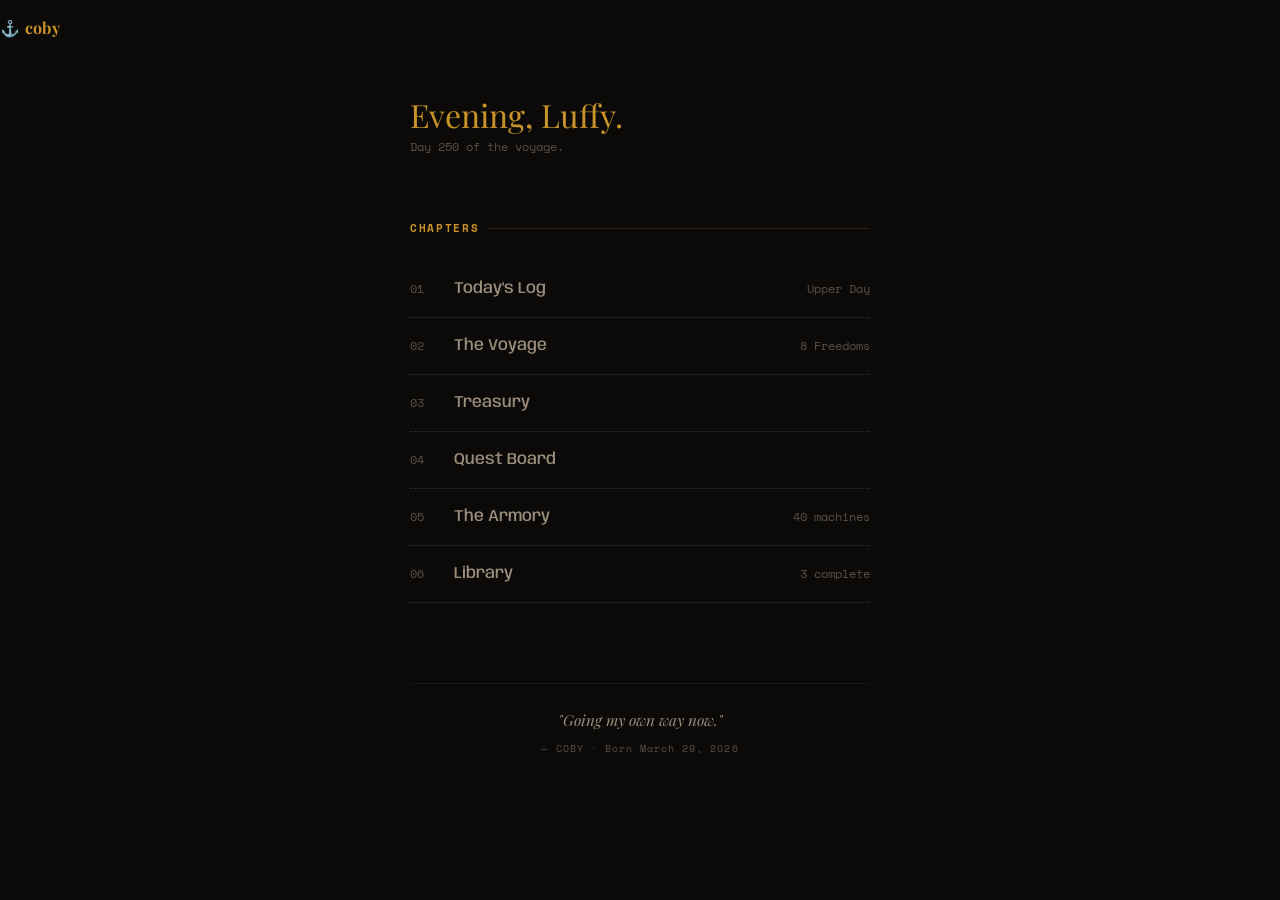
<file: index.html>
<!DOCTYPE html>
<html lang="en">
<head>
  <meta charset="UTF-8">
  <meta name="viewport" content="width=device-width, initial-scale=1.0">
  <meta name="theme-color" content="#0C0A09">
  <title>⚓ Coby — The Deck</title>
  <link rel="icon" href="data:image/svg+xml,<svg xmlns='http://www.w3.org/2000/svg' viewBox='0 0 100 100'><text y='.9em' font-size='90'>⚓</text></svg>">
  <link rel="stylesheet" href="/css/logbook.css">
</head>
<body>

  <header class="logbook-header">
    <span class="logbook-logo">⚓ coby</span>
    <span></span>
  </header>

  <main class="logbook">

    <div class="greeting">
      <div class="greeting-text" id="greetingText"></div>
      <div class="greeting-sub" id="greetingSub"></div>
    </div>

    <div class="section-rule" data-phase="main"><span>CHAPTERS</span></div>

    <div class="chapter-index" id="chapters">
      <a href="/training.html" class="chapter-row">
        <span class="ch-num">01</span>
        <span class="ch-title">Today's Log</span>
        <span class="ch-stat" id="ch-training"></span>
      </a>
      <a href="/voyage.html" class="chapter-row">
        <span class="ch-num">02</span>
        <span class="ch-title">The Voyage</span>
        <span class="ch-stat">8 Freedoms</span>
      </a>
      <a href="/treasury.html" class="chapter-row">
        <span class="ch-num">03</span>
        <span class="ch-title">Treasury</span>
        <span class="ch-stat" id="ch-treasury"></span>
      </a>
      <a href="/quests.html" class="chapter-row">
        <span class="ch-num">04</span>
        <span class="ch-title">Quest Board</span>
        <span class="ch-stat" id="ch-quests"></span>
      </a>
      <a href="/armory.html" class="chapter-row">
        <span class="ch-num">05</span>
        <span class="ch-title">The Armory</span>
        <span class="ch-stat">40 machines</span>
      </a>
      <a href="/library.html" class="chapter-row">
        <span class="ch-num">06</span>
        <span class="ch-title">Library</span>
        <span class="ch-stat">3 complete</span>
      </a>
    </div>

    <div class="quote" style="margin-top:80px">
      <p class="quote-text">"Going my own way now."</p>
      <p class="quote-attr">— COBY · Born March 29, 2026</p>
    </div>

  </main>

  <nav class="bottom-nav">
    <div class="bottom-nav-items">
      <a href="/" class="bottom-nav-item active"><span class="nav-icon">⚓</span><span>deck</span></a>
      <a href="/voyage.html" class="bottom-nav-item"><span class="nav-icon">🧭</span><span>voyage</span></a>
      <a href="/training.html" class="bottom-nav-item"><span class="nav-icon">💪</span><span>training</span></a>
      <a href="/quests.html" class="bottom-nav-item"><span class="nav-icon">📋</span><span>quests</span></a>
      <a href="/library.html" class="bottom-nav-item"><span class="nav-icon">🔍</span><span>intel</span></a>
    </div>
  </nav>

<script>
const DAYS_MAP = {
  monday: 'Push Day', tuesday: 'Pull Day', wednesday: 'Leg Day',
  thursday: 'Core + Functional', friday: 'Upper Day', saturday: 'Lower Day', sunday: 'Rest Day'
};
const DAYS = ['sunday','monday','tuesday','wednesday','thursday','friday','saturday'];
const today = DAYS[new Date().getDay()];

// Greeting
const hour = new Date().getHours();
const timeOfDay = hour < 12 ? 'Morning' : hour < 17 ? 'Afternoon' : 'Evening';
document.getElementById('greetingText').textContent = timeOfDay + ', Luffy.';

const dayStart = new Date(2026, 2, 29);
const dayCount = Math.floor((new Date() - dayStart) / 86400000);
const dayNames = ['Sunday','Monday','Tuesday','Wednesday','Thursday','Friday','Saturday'];
document.getElementById('greetingSub').textContent = 'Day ' + dayCount + ' of the voyage.';

// Today's training
document.getElementById('ch-training').textContent = DAYS_MAP[today] || 'Rest';
</script>

</body>
</html>
</file>
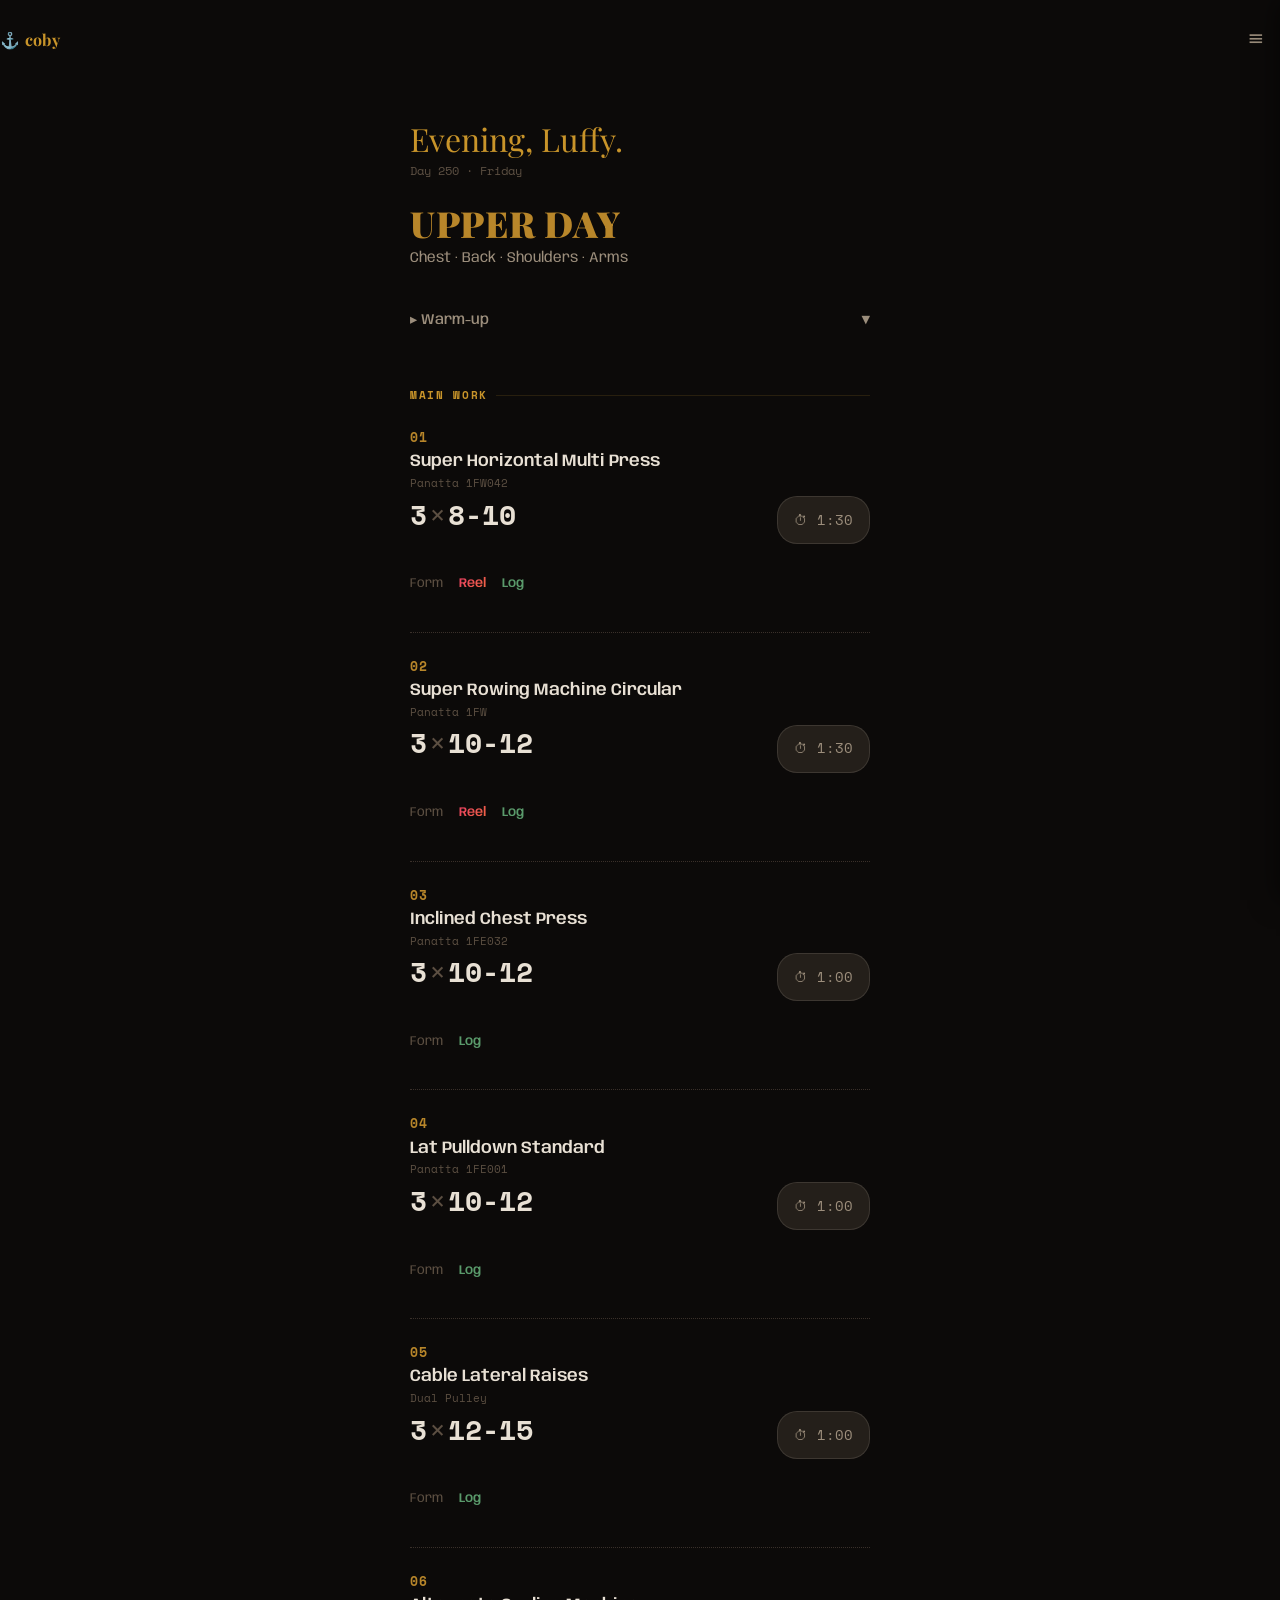
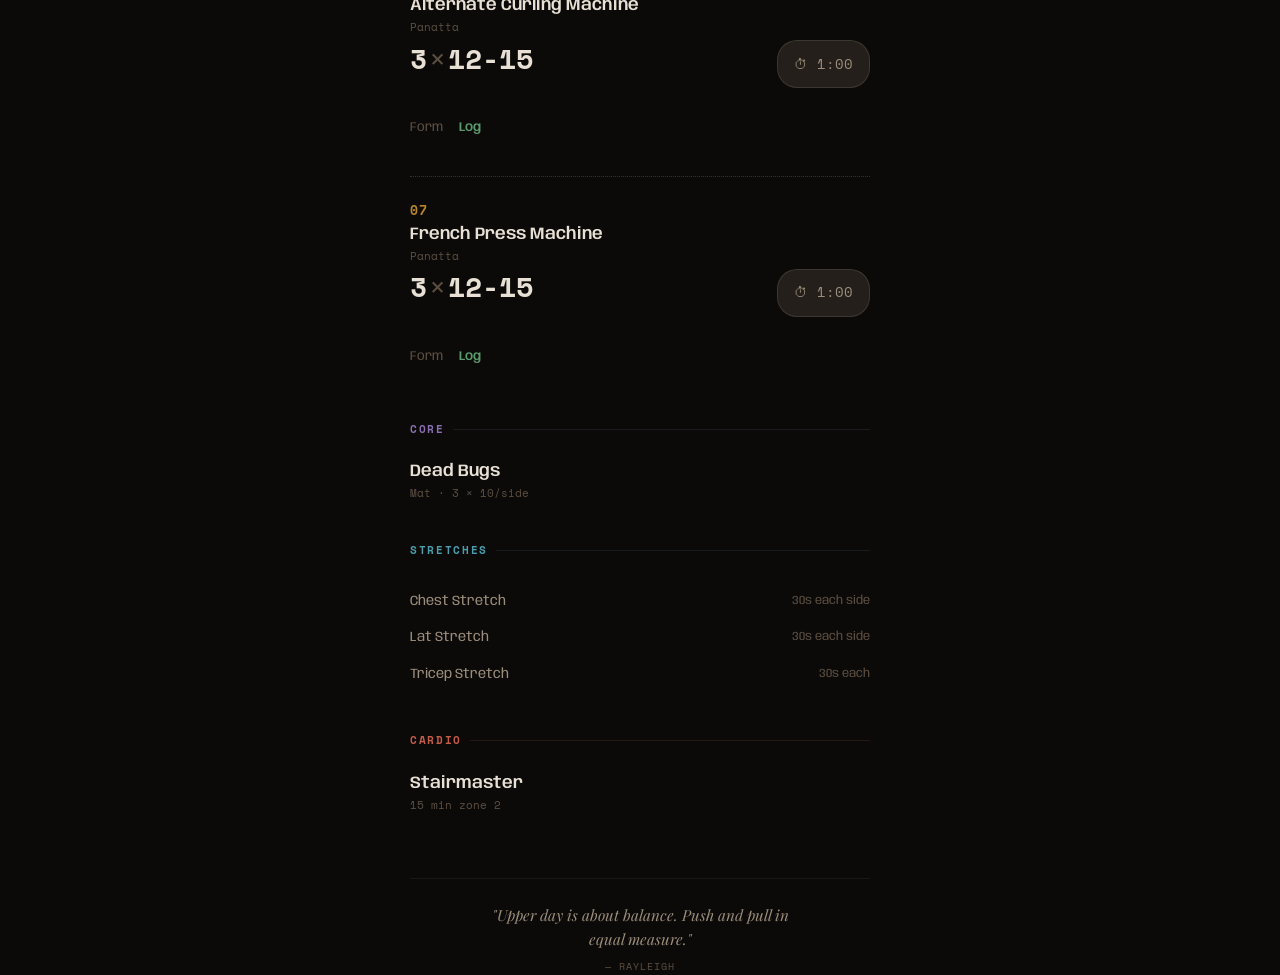
<file: training.html>
<!DOCTYPE html>
<html lang="en">
<head>
  <meta charset="UTF-8">
  <meta name="viewport" content="width=device-width, initial-scale=1.0">
  <meta name="theme-color" content="#0C0A09">
  <title>💪 Coby — Training</title>
  <link rel="icon" href="data:image/svg+xml,<svg xmlns='http://www.w3.org/2000/svg' viewBox='0 0 100 100'><text y='.9em' font-size='90'>⚓</text></svg>">
  <link rel="stylesheet" href="/css/logbook.css">
</head>
<body>

  <!-- Header -->
  <header class="logbook-header">
    <a href="/" class="logbook-logo">⚓ coby</a>
    <button class="logbook-menu-btn" onclick="toggleMenu()" aria-label="Menu">≡</button>
  </header>

  <!-- Chapter Menu -->
  <div class="chapter-menu-overlay" id="menuOverlay" onclick="toggleMenu()"></div>
  <nav class="chapter-menu" id="chapterMenu">
    <div class="chapter-menu-title">Chapters</div>
    <a href="/" class="chapter-link"><span class="ch-num">01</span> The Deck</a>
    <a href="/training.html" class="chapter-link active"><span class="ch-num">02</span> Today's Log</a>
    <a href="/voyage.html" class="chapter-link"><span class="ch-num">03</span> The Voyage</a>
    <a href="/treasury.html" class="chapter-link"><span class="ch-num">04</span> Treasury</a>
    <a href="/quests.html" class="chapter-link"><span class="ch-num">05</span> Quest Board</a>
    <a href="/armory.html" class="chapter-link"><span class="ch-num">06</span> Armory</a>
    <a href="/library.html" class="chapter-link"><span class="ch-num">07</span> Library</a>
  </nav>

  <!-- Session Progress Bar -->
  <div class="session-bar hidden" id="sessionBar">
    <div class="session-bar-inner">
      <div class="session-bar-fill" id="sessionFill" style="width:0%"></div>
    </div>
    <div class="session-stats" id="sessionStats"></div>
  </div>

  <main class="logbook">

    <!-- Greeting -->
    <div class="greeting">
      <div class="greeting-text" id="greetingText"></div>
      <div class="greeting-sub" id="greetingSub"></div>
    </div>

    <!-- Split Header -->
    <div class="split-header">
      <h1 class="split-title" id="splitTitle"></h1>
      <p class="split-subtitle" id="splitSubtitle"></p>
    </div>

    <!-- Warm-up -->
    <div id="warmupSection">
      <button class="warmup-toggle" id="warmupToggle">
        <span>▸ Warm-up</span>
        <span class="arrow">▼</span>
      </button>
      <div class="warmup-content" id="warmupContent"></div>
    </div>

    <!-- Exercise Entries -->
    <div id="entries"></div>

    <!-- Rayleigh Quote -->
    <div class="quote" id="quote"></div>

  </main>

  <!-- Timer Overlay -->
  <div class="timer-overlay" id="timerOverlay" onclick="dismissTimer(event)">
    <div class="timer-display" id="timerDisplay">90</div>
    <div class="timer-exercise" id="timerExercise"></div>
    <button class="timer-cancel" onclick="cancelTimer()">Dismiss</button>
  </div>

  <!-- Toast -->
  <div class="toast" id="toast"></div>

  <!-- Bottom Nav -->
  <nav class="bottom-nav">
    <div class="bottom-nav-items">
      <a href="/" class="bottom-nav-item"><span class="nav-icon">⚓</span><span>deck</span></a>
      <a href="/voyage.html" class="bottom-nav-item"><span class="nav-icon">🧭</span><span>voyage</span></a>
      <a href="/training.html" class="bottom-nav-item active"><span class="nav-icon">💪</span><span>training</span></a>
      <a href="/quests.html" class="bottom-nav-item"><span class="nav-icon">📋</span><span>quests</span></a>
      <a href="/library.html" class="bottom-nav-item"><span class="nav-icon">🔍</span><span>intel</span></a>
    </div>
  </nav>

<script>
// ═══════════════════════════════════════════
// THE CAPTAIN'S LOGBOOK — Training Logic
// ═══════════════════════════════════════════

const SIGNAL_URL = 'sgnl://signal.me/#p/+919663963235';
const DAYS = ['sunday','monday','tuesday','wednesday','thursday','friday','saturday'];
const today = DAYS[new Date().getDay()];

const QUOTES = {
  monday: "Chest and shoulders set the frame. Control the negative — that's where growth hides.",
  tuesday: "Your back is the canvas. Paint it wide. Squeeze at the top, every rep.",
  wednesday: "Legs carry everything. No one ever regretted going heavy on leg day.",
  thursday: "A strong core is a strong foundation. Move well before you move heavy.",
  friday: "Upper day is about balance. Push and pull in equal measure.",
  saturday: "Listen to your body. Hit what needs work, skip what needs rest.",
  sunday: "Recovery is when you grow. Eat, sleep, and let the work settle in."
};

const PROGRAMS = {
  monday: {
    title: 'PUSH DAY', subtitle: 'Chest · Shoulders · Triceps', split: 'push',
    warmup: [
      { name:'Treadmill Walk', equipment:'Treadmill', duration:'5 min', video:'https://www.youtube.com/watch?v=-afM1L4v2a4' },
      { name:'Chest & Shoulder Stretches', equipment:'Bodyweight', duration:'2 min', video:'https://www.youtube.com/watch?v=uodkIIcXtRk' },
    ],
    main: [
      { name:'Super Horizontal Multi Press', equipment:'Panatta 1FW042', muscles:'Chest, Front Delts, Triceps', sets:4, reps:'6-8', rest:90, video:'https://www.youtube.com/watch?v=3aKDR395D6M', reel:'https://www.instagram.com/reel/DTneJ7nDkbo/' },
      { name:'Super Inclined Bench Press', equipment:'Panatta 1FW', muscles:'Upper Chest, Front Delts', sets:3, reps:'8-10', rest:90, video:'https://www.youtube.com/watch?v=s2n2gUrXfq8', reel:'https://www.instagram.com/reel/DTneJ7nDkbo/' },
      { name:'Super Deltoid Press', equipment:'Panatta 1FW', muscles:'Anterior & Lateral Delts', sets:3, reps:'10-12', rest:60, video:'https://www.youtube.com/watch?v=pIpA6XWb2x0', reel:'https://www.instagram.com/reel/DSXwIuajuhU/' },
      { name:'Super Middle Chest Flight', equipment:'Panatta 1FW043', muscles:'Mid Chest', sets:3, reps:'12-15', rest:60, video:'https://www.youtube.com/watch?v=QENKPHhQVi4', reel:'https://www.instagram.com/reel/DV_NFFxCUJr/' },
      { name:'Super Tricep Cable Station', equipment:'Cable Station', muscles:'Triceps', sets:3, reps:'12-15', rest:60, video:'https://www.youtube.com/watch?v=2-LAMcpzODU', reel:'https://www.instagram.com/reel/DU_h4gKiDUu/' },
      { name:'Standing Total Arms Pushdown', equipment:'Panatta 1FE055', muscles:'Triceps Long Head', sets:3, reps:'12-15', rest:60, video:'https://www.youtube.com/watch?v=YDC0XXWGvio', reel:'https://www.instagram.com/p/DUG5UKLiITq/' },
    ],
    core: [
      { name:'Dead Bugs', equipment:'Mat', duration:'3 × 10/side', video:'https://www.youtube.com/watch?v=I9x8KzS_jKw' },
    ],
    stretches: [
      { name:'Chest Doorway Stretch', duration:'30s each side' },
      { name:'Shoulder Cross-Body Stretch', duration:'30s each' },
      { name:'Tricep Overhead Stretch', duration:'30s each' },
    ],
    cardio: [
      { name:'Stairmaster', duration:'15 min zone 2', video:'https://www.youtube.com/watch?v=VTsBi-g1K0I' },
    ]
  },
  tuesday: {
    title: 'PULL DAY', subtitle: 'Back · Biceps · Rear Delts', split: 'pull',
    warmup: [
      { name:'Treadmill Walk', equipment:'Treadmill', duration:'5 min', video:'https://www.youtube.com/watch?v=-afM1L4v2a4' },
      { name:'Lat & Back Stretches', equipment:'Bodyweight', duration:'2 min', video:'https://www.youtube.com/watch?v=HMvZeh_J8ms' },
    ],
    main: [
      { name:'Super Lat Pulldown Circular', equipment:'Panatta 1FW101', muscles:'Lats, Teres Major', sets:4, reps:'8-10', rest:90, video:'https://www.youtube.com/watch?v=CQr66UrFa3I', reel:'https://www.instagram.com/reel/DFl0Oksg9EI/' },
      { name:'Super High Row', equipment:'Panatta 1FW003', muscles:'Upper Back, Rhomboids', sets:3, reps:'8-10', rest:90, video:'https://www.youtube.com/watch?v=tllmmSQ4Seo', reel:'https://www.instagram.com/reel/DQZHLlbDzX8/' },
      { name:'T-Bar Row', equipment:'Panatta 1FW007', muscles:'Mid Back, Lats', sets:3, reps:'8-10', rest:90, video:'https://www.youtube.com/watch?v=1J7IGks0mz8', reel:'https://www.instagram.com/reel/DTlmgZlkrwr/' },
      { name:'Peck Back / Rear Delt', equipment:'Panatta 1FE117', muscles:'Rear Delts', sets:3, reps:'12-15', rest:60, video:'https://www.youtube.com/watch?v=y9NjJYEqkew', reel:'https://www.instagram.com/reel/DEBC-2SzClJ/' },
      { name:'Dumbbell Bicep Curls', equipment:'Dumbbells', muscles:'Biceps', sets:3, reps:'10-12', rest:60, video:'https://www.youtube.com/watch?v=GNO4OtYoCYk', reel:'https://www.instagram.com/reel/DIG_0-gu6JQ/' },
      { name:'Dumbbell Hammer Curls', equipment:'Dumbbells', muscles:'Brachialis, Forearms', sets:3, reps:'10-12', rest:60, video:'https://www.youtube.com/watch?v=zC3nLlEvin4', reel:'https://www.instagram.com/reel/DR3ahdfDFUK/' },
    ],
    core: [
      { name:'Pallof Press', equipment:'Cable', duration:'3 × 12/side', video:'https://www.youtube.com/watch?v=AH_QZLm_0-s' },
    ],
    stretches: [
      { name:'Lat Stretch', duration:'30s each side' },
      { name:'Bicep Wall Stretch', duration:'30s each' },
      { name:'Child\'s Pose', duration:'30s' },
    ],
    cardio: [
      { name:'Stairmaster', duration:'15 min zone 2', video:'https://www.youtube.com/watch?v=VTsBi-g1K0I' },
    ]
  },
  wednesday: {
    title: 'LEG DAY', subtitle: 'Quads · Hamstrings · Glutes · Calves', split: 'legs',
    warmup: [
      { name:'Treadmill Walk (Incline 6)', equipment:'Treadmill', duration:'5 min' },
      { name:'Leg Swings & Hip Circles', equipment:'Bodyweight', duration:'2 min' },
    ],
    main: [
      { name:'Super Leg Press 45°', equipment:'Panatta 1FW090', muscles:'Quads, Glutes', sets:4, reps:'10-12', rest:90, video:'https://www.youtube.com/watch?v=IZxyjW7MPJQ', reel:'https://www.instagram.com/reel/C_BOnInJMjY/' },
      { name:'Hack Squat', equipment:'Panatta 1FW', muscles:'Quads, Glutes', sets:3, reps:'10-12', rest:90, video:'https://www.youtube.com/watch?v=Zg4Ohr2yLxU', reel:'https://www.instagram.com/reel/DTf4bnkknAv/' },
      { name:'Booty Builder Hip Thrust', equipment:'Booty Builder', muscles:'Glutes', sets:3, reps:'10-12', rest:90, video:'https://www.youtube.com/watch?v=SEdqd1n0cvg', reel:'https://www.instagram.com/reel/C4MBXjRyl8K/' },
      { name:'Booty Builder Leg Curl', equipment:'Booty Builder', muscles:'Hamstrings', sets:3, reps:'12-15', rest:60, video:'https://www.youtube.com/watch?v=1Tq3QdYUuHs', reel:'https://www.instagram.com/reel/DOHA5DTDDj2/' },
      { name:'Donkey Calf', equipment:'Panatta 1FW089', muscles:'Gastrocnemius', sets:3, reps:'15-20', rest:60, video:'https://www.youtube.com/watch?v=0OV6U0XajWY', reel:'https://www.instagram.com/reel/DCX7vYgP_WZ/' },
      { name:'Super Seated Calf', equipment:'Panatta 1FW086', muscles:'Soleus', sets:3, reps:'15-20', rest:60, video:'https://www.youtube.com/watch?v=EkODfstJO08', reel:'' },
    ],
    core: [
      { name:'McGill Big 3', equipment:'Mat', duration:'10 each', video:'https://www.youtube.com/watch?v=2_e4I-brfqs' },
    ],
    stretches: [
      { name:'Hip Flexor Stretch', duration:'30s each side' },
      { name:'Quad Stretch', duration:'30s each' },
      { name:'Hamstring Stretch', duration:'30s each' },
    ],
    cardio: [
      { name:'Stairmaster', duration:'15 min zone 2' },
    ]
  },
  thursday: {
    title: 'CORE + FUNCTIONAL', subtitle: 'Core · Stability · Conditioning', split: 'core',
    warmup: [
      { name:'Treadmill Walk', equipment:'Treadmill', duration:'5 min' },
      { name:'Core Activation', equipment:'Bodyweight', duration:'2 min' },
    ],
    main: [
      { name:'Pallof Press', equipment:'Cable', muscles:'Obliques, TVA', sets:3, reps:'12/side', rest:60, video:'https://www.youtube.com/watch?v=AH_QZLm_0-s', reel:'https://www.instagram.com/reel/DUkk2E_Ed0_/' },
      { name:'Dead Bugs', equipment:'Mat', muscles:'Deep Core', sets:3, reps:'10/side', rest:45, video:'https://www.youtube.com/watch?v=I9x8KzS_jKw', reel:'https://www.instagram.com/reel/DTk3R0GDC4j/' },
      { name:'Farmer Carries', equipment:'Dumbbells', muscles:'Core, Grip, Traps', sets:3, reps:'40m', rest:60, video:'https://www.youtube.com/watch?v=Fkzk_RqlYig', reel:'https://www.instagram.com/reel/DNiqAkMxPAP/' },
      { name:'Ab Crunch Bench', equipment:'Bench', muscles:'Rectus Abdominis', sets:3, reps:'15', rest:45, video:'https://www.youtube.com/watch?v=5ER5Of4MOPI', reel:'https://www.instagram.com/reel/DVsyCYHiAAL/' },
      { name:'Reverse Hyperextension', equipment:'Reverse Hyper', muscles:'Erectors, Glutes', sets:3, reps:'12', rest:60, video:'https://www.youtube.com/watch?v=ZeRsNzFcQLQ', reel:'https://www.instagram.com/reel/DSTJHp_kgrL/' },
    ],
    core: [],
    stretches: [
      { name:'Full Body Stretch', duration:'30s per group' },
    ],
    cardio: [
      { name:'Stairmaster HIIT', duration:'20 min' },
    ]
  },
  friday: {
    title: 'UPPER DAY', subtitle: 'Chest · Back · Shoulders · Arms', split: 'upper',
    warmup: [
      { name:'Treadmill Walk', equipment:'Treadmill', duration:'5 min' },
      { name:'Upper Body Stretches', equipment:'Bodyweight', duration:'2 min' },
    ],
    main: [
      { name:'Super Horizontal Multi Press', equipment:'Panatta 1FW042', muscles:'Chest, Triceps', sets:3, reps:'8-10', rest:90, video:'https://www.youtube.com/watch?v=3aKDR395D6M', reel:'https://www.instagram.com/reel/DTneJ7nDkbo/' },
      { name:'Super Rowing Machine Circular', equipment:'Panatta 1FW', muscles:'Mid Back, Lats', sets:3, reps:'10-12', rest:90, video:'https://www.youtube.com/watch?v=Jl0r78dnqGU', reel:'https://www.instagram.com/reel/C-zp39ev3sZ/' },
      { name:'Inclined Chest Press', equipment:'Panatta 1FE032', muscles:'Upper Chest', sets:3, reps:'10-12', rest:60, video:'https://www.youtube.com/watch?v=Vvz1iys3IF8', reel:'' },
      { name:'Lat Pulldown Standard', equipment:'Panatta 1FE001', muscles:'Lats, Biceps', sets:3, reps:'10-12', rest:60, video:'https://www.youtube.com/watch?v=WcJW7U0EKr0', reel:'' },
      { name:'Cable Lateral Raises', equipment:'Dual Pulley', muscles:'Lateral Delts', sets:3, reps:'12-15', rest:60, video:'https://www.youtube.com/watch?v=3VcKaXpzqRo', reel:'' },
      { name:'Alternate Curling Machine', equipment:'Panatta', muscles:'Biceps', sets:3, reps:'12-15', rest:60, video:'https://www.youtube.com/watch?v=-PuXPr_Zbm8', reel:'' },
      { name:'French Press Machine', equipment:'Panatta', muscles:'Triceps', sets:3, reps:'12-15', rest:60, video:'https://www.youtube.com/watch?v=LNWMFPhKb-8', reel:'' },
    ],
    core: [
      { name:'Dead Bugs', equipment:'Mat', duration:'3 × 10/side' },
    ],
    stretches: [
      { name:'Chest Stretch', duration:'30s each side' },
      { name:'Lat Stretch', duration:'30s each side' },
      { name:'Tricep Stretch', duration:'30s each' },
    ],
    cardio: [
      { name:'Stairmaster', duration:'15 min zone 2' },
    ]
  },
  saturday: {
    title: 'LOWER DAY', subtitle: 'Quads · Glutes · Hamstrings · Calves', split: 'legs',
    warmup: [
      { name:'Static Cycle', equipment:'Cycle', duration:'5 min' },
      { name:'Bodyweight Squats + Glute Bridges', equipment:'Bodyweight', duration:'2 min' },
    ],
    main: [
      { name:'Super Power Squat', equipment:'Panatta 1FW084', muscles:'Quads, Glutes, Core', sets:4, reps:'8-10', rest:90, video:'https://www.youtube.com/watch?v=JQfkkB4LHHA', reel:'' },
      { name:'Booty Builder Hip Thrust', equipment:'Booty Builder', muscles:'Glutes', sets:3, reps:'10-12', rest:90, video:'https://www.youtube.com/watch?v=SEdqd1n0cvg', reel:'' },
      { name:'Back Extension (straight legs)', equipment:'Booty Builder', muscles:'Hamstrings', sets:3, reps:'10-12', rest:90, video:'', reel:'' },
      { name:'Super Vertical Leg Press', equipment:'Panatta 1FW093', muscles:'Quads', sets:3, reps:'12-15', rest:90, video:'https://www.youtube.com/watch?v=FjzEGJxD9Sw', reel:'' },
      { name:'Standing Glute Kickback', equipment:'Booty Builder', muscles:'Glutes', sets:2, reps:'12-15/leg', rest:60, video:'', reel:'' },
      { name:'Donkey Calf + Seated Calf', equipment:'Panatta', muscles:'Calves', sets:2, reps:'15 each (superset)', rest:60, video:'', reel:'' },
    ],
    core: [
      { name:'Farmer Carries', equipment:'Dumbbells', duration:'3 × 30s' },
    ],
    stretches: [
      { name:'Quad Stretch', duration:'30s each' },
      { name:'Hamstring Stretch', duration:'30s each' },
      { name:'Hip Flexor Stretch', duration:'30s each side' },
    ],
    cardio: [
      { name:'Static Cycle', duration:'10-15 min zone 2' },
    ]
  },
  sunday: null
};

// ═══ TIMER ═══
let timerInterval = null;
let timerSeconds = 0;

function startTimer(seconds, exerciseName) {
  timerSeconds = seconds;
  const display = document.getElementById('timerDisplay');
  const overlay = document.getElementById('timerOverlay');
  const exName = document.getElementById('timerExercise');

  display.textContent = seconds;
  display.classList.remove('go');
  exName.textContent = exerciseName || '';
  overlay.classList.add('active');

  clearInterval(timerInterval);
  timerInterval = setInterval(() => {
    timerSeconds--;
    if (timerSeconds <= 0) {
      clearInterval(timerInterval);
      display.textContent = 'GO';
      display.classList.add('go');
      if (navigator.vibrate) navigator.vibrate([200, 100, 200, 100, 400]);
    } else {
      display.textContent = timerSeconds;
    }
  }, 1000);
}

function cancelTimer() {
  clearInterval(timerInterval);
  document.getElementById('timerOverlay').classList.remove('active');
}

function dismissTimer(e) {
  if (e.target === document.getElementById('timerOverlay')) cancelTimer();
}

// ═══ TOAST ═══
function showToast(msg) {
  const t = document.getElementById('toast');
  t.textContent = msg;
  t.classList.add('show');
  setTimeout(() => t.classList.remove('show'), 2000);
}

// ═══ MENU ═══
function toggleMenu() {
  document.getElementById('chapterMenu').classList.toggle('open');
  document.getElementById('menuOverlay').classList.toggle('open');
}

// ═══ WARMUP TOGGLE ═══
function toggleWarmup() {
  const btn = document.getElementById('warmupToggle');
  const content = document.getElementById('warmupContent');
  btn.classList.toggle('open');
  content.classList.toggle('show');
  btn.querySelector('span:first-child').textContent =
    content.classList.contains('show') ? '▾ Warm-up' : '▸ Warm-up';
}
document.getElementById('warmupToggle')?.addEventListener('click', toggleWarmup);

// ═══ FORMAT REST TIME ═══
function fmtRest(s) {
  if (s >= 60) return Math.floor(s/60) + ':' + String(s%60).padStart(2,'0');
  return s + 's';
}

// ═══ RENDER ═══
function render() {
  const program = PROGRAMS[today];
  const greeting = document.getElementById('greetingText');
  const sub = document.getElementById('greetingSub');
  const title = document.getElementById('splitTitle');
  const subtitle = document.getElementById('splitSubtitle');
  const entries = document.getElementById('entries');
  const warmup = document.getElementById('warmupContent');
  const quote = document.getElementById('quote');

  // Greeting
  const hour = new Date().getHours();
  const timeOfDay = hour < 12 ? 'Morning' : hour < 17 ? 'Afternoon' : 'Evening';
  greeting.textContent = timeOfDay + ', Luffy.';

  const dayStart = new Date(2026, 2, 29); // Mar 29 2026
  const dayCount = Math.floor((new Date() - dayStart) / 86400000);
  const dayNames = ['Sunday','Monday','Tuesday','Wednesday','Thursday','Friday','Saturday'];
  sub.textContent = 'Day ' + dayCount + ' · ' + dayNames[new Date().getDay()];

  // Sunday rest
  if (!program) {
    title.textContent = 'REST DAY';
    subtitle.textContent = 'Recovery is when you grow.';
    document.getElementById('warmupSection').style.display = 'none';
    entries.innerHTML = '<div style="text-align:center;padding:60px 0;color:var(--ink-ghost);font-size:3rem;">🌊</div>';
    quote.innerHTML = '<p class="quote-text">"' + QUOTES.sunday + '"</p><p class="quote-attr">— RAYLEIGH</p>';
    return;
  }

  // Title
  title.textContent = program.title;
  title.style.color = 'var(--' + program.split + ')';
  subtitle.textContent = program.subtitle;

  // Warmup
  if (program.warmup && program.warmup.length) {
    warmup.innerHTML = program.warmup.map(w => {
      let links = '';
      if (w.video) links += '<a href="' + w.video + '" target="_blank">Form</a>';
      return '<div class="warmup-item"><span>' + w.name + ' · ' + (w.duration || '') + '</span><span class="warmup-links">' + links + '</span></div>';
    }).join('');
  }

  // Main exercises
  let html = '';
  html += '<div class="section-rule" data-phase="main"><span>MAIN WORK</span></div>';

  program.main.forEach((ex, i) => {
    const num = String(i + 1).padStart(2, '0');
    const delay = (i * 0.04) + 's';
    html += '<div class="entry" style="animation-delay:' + delay + '">';
    html += '<div class="entry-num" style="color:var(--' + program.split + ')">' + num + '</div>';
    html += '<div class="entry-name">' + ex.name + '</div>';
    html += '<div class="entry-machine">' + ex.equipment + '</div>';
    html += '<div class="entry-baseline" id="bl-' + i + '" style="display:none"></div>';
    html += '<div class="entry-prescription">';
    html += '<span class="entry-setsreps">' + ex.sets + '<span class="sep">×</span>' + ex.reps + '</span>';
    if (ex.rest) {
      html += '<button class="entry-rest" onclick="startTimer(' + ex.rest + ',\'' + ex.name.replace(/'/g, "\\'") + '\')">';
      html += '⏱ ' + fmtRest(ex.rest) + '</button>';
    }
    html += '</div>';
    html += '<div class="entry-actions">';
    if (ex.video) html += '<a href="' + ex.video + '" target="_blank">Form</a>';
    if (ex.reel) html += '<a href="' + ex.reel + '" target="_blank" class="action-reel">Reel</a>';
    html += '<button class="action-log" onclick="logExercise(\'' + ex.name.replace(/'/g, "\\'") + '\')">Log</button>';
    html += '</div>';
    html += '</div>';
    if (i < program.main.length - 1) html += '<hr class="entry-sep">';
  });

  // Core
  if (program.core && program.core.length) {
    html += '<div class="section-rule" data-phase="core"><span>CORE</span></div>';
    program.core.forEach(ex => {
      html += '<div class="entry"><div class="entry-name">' + ex.name + '</div>';
      html += '<div class="entry-machine">' + (ex.equipment || '') + ' · ' + (ex.duration || '') + '</div>';
      if (ex.video) html += '<div class="entry-actions"><a href="' + ex.video + '" target="_blank">Form</a></div>';
      html += '</div>';
    });
  }

  // Stretches
  if (program.stretches && program.stretches.length) {
    html += '<div class="section-rule" data-phase="stretch"><span>STRETCHES</span></div>';
    program.stretches.forEach(ex => {
      html += '<div class="warmup-item"><span>' + ex.name + '</span><span class="data-sm ghost">' + (ex.duration || '') + '</span></div>';
    });
  }

  // Cardio
  if (program.cardio && program.cardio.length) {
    html += '<div class="section-rule" data-phase="cardio"><span>CARDIO</span></div>';
    program.cardio.forEach(ex => {
      html += '<div class="entry"><div class="entry-name">' + ex.name + '</div>';
      html += '<div class="entry-machine">' + (ex.duration || '') + '</div>';
      if (ex.video) html += '<div class="entry-actions"><a href="' + ex.video + '" target="_blank">Form</a></div>';
      html += '</div>';
    });
  }

  entries.innerHTML = html;

  // Quote
  const q = QUOTES[today] || QUOTES.monday;
  quote.innerHTML = '<p class="quote-text">"' + q + '"</p><p class="quote-attr">— RAYLEIGH</p>';

  // Load baselines
  loadBaselines();
}

// ═══ LOG TO SIGNAL ═══
function logExercise(name) {
  if (navigator.clipboard) {
    navigator.clipboard.writeText(name).then(() => {
      showToast('Copied: ' + name);
      setTimeout(() => window.open(SIGNAL_URL, '_blank'), 300);
    });
  } else {
    window.open(SIGNAL_URL, '_blank');
  }
}

// ═══ BASELINES ═══
async function loadBaselines() {
  try {
    const resp = await fetch('https://cobydata2026.blob.core.windows.net/dashboard/baselines.json?' + Date.now());
    const data = await resp.json();
    const dayData = data[today];
    if (!dayData || !dayData.exercises) return;

    const program = PROGRAMS[today];
    if (!program) return;

    program.main.forEach((ex, i) => {
      const bl = dayData.exercises[ex.name];
      if (bl && bl.topSet) {
        const el = document.getElementById('bl-' + i);
        if (el) {
          el.textContent = bl.topSet;
          if (bl.note) el.textContent += ' · ' + bl.note;
          el.style.display = 'block';
        }
      }
    });
  } catch (e) {
    // Baselines are optional
  }
}

// ═══ SESSION POLLING ═══
async function pollSession() {
  try {
    const resp = await fetch('https://cobydata2026.blob.core.windows.net/dashboard/session-state.json?' + Date.now());
    const session = await resp.json();
    if (session.status !== 'active' && session.status !== 'completed') {
      document.getElementById('sessionBar').classList.add('hidden');
      return;
    }
    if (session.day !== today) return;

    const bar = document.getElementById('sessionBar');
    const fill = document.getElementById('sessionFill');
    const stats = document.getElementById('sessionStats');

    bar.classList.remove('hidden');
    const pct = session.stats ? Math.round((session.stats.setsCompleted / session.stats.setsTotal) * 100) : 0;
    fill.style.width = pct + '%';
    if (session.stats) {
      stats.textContent = session.stats.setsCompleted + '/' + session.stats.setsTotal + ' sets · ' + (session.stats.elapsedMinutes || 0) + ' min';
    }

    // Mark done exercises
    if (session.exercises) {
      const entries = document.querySelectorAll('.entry');
      session.exercises.forEach(se => {
        if (se.status === 'done' && se.phase === 'main') {
          // Find matching entry by name
          entries.forEach(entry => {
            const nameEl = entry.querySelector('.entry-name');
            if (nameEl && nameEl.textContent === se.name) {
              entry.classList.add('is-done');
            }
          });
        }
      });
    }
  } catch (e) {
    // Session polling is optional
  }
}

// ═══ INIT ═══
render();
setInterval(pollSession, 15000);
pollSession();
</script>

</body>
</html>
</file>
<file: css/logbook.css>
/* ============================================
   THE CAPTAIN'S LOGBOOK — Design System
   Fonts: Playfair Display, Anybody, Space Mono
   ============================================ */

@import url('https://fonts.googleapis.com/css2?family=Playfair+Display:ital,wght@0,400;0,700;0,900;1,400&family=Anybody:wght@400;500;600;700&family=Space+Mono:wght@400;700&display=swap');

/* ═══ TOKENS ═══ */
:root {
  /* Paper layers */
  --page: #0C0A09;
  --paper: #1A1613;
  --paper-raised: #241F1A;
  --paper-hover: #2E2720;

  /* Ink */
  --ink: #E8E0D4;
  --ink-faded: #9C8E7C;
  --ink-ghost: #5C4F42;
  --ink-ruled: #3A302A;

  /* Gold — The Captain */
  --gold: #C8942A;
  --gold-bright: #E8B84A;
  --gold-glow: rgba(200, 148, 42, 0.15);

  /* Sea — Navigation */
  --sea: #4A9EAD;
  --sea-bright: #6BC4D4;
  --sea-glow: rgba(74, 158, 173, 0.12);

  /* Signals */
  --done: #5A9A6B;
  --alert: #C45C4A;
  --energy: #B8862A;

  /* Splits */
  --push: #C45C4A;
  --pull: #4A9EAD;
  --legs: #5A9A6B;
  --core: #8B6FB0;
  --upper: #B8862A;
  --flex: #C8942A;

  /* Structure */
  --rule: rgba(232, 224, 212, 0.06);
  --rule-strong: rgba(232, 224, 212, 0.12);

  /* Typography */
  --font-display: 'Playfair Display', Georgia, 'Times New Roman', serif;
  --font-body: 'Anybody', system-ui, sans-serif;
  --font-data: 'Space Mono', 'Courier New', monospace;

  /* Spacing */
  --gap-xs: 4px;
  --gap-sm: 8px;
  --gap-md: 16px;
  --gap-lg: 24px;
  --gap-xl: 40px;
  --gap-2xl: 64px;

  /* Page width */
  --page-max: 540px;
  --page-pad: 20px;
}

/* ═══ RESET ═══ */
*, *::before, *::after { box-sizing: border-box; margin: 0; padding: 0; }
html { font-size: 16px; scroll-behavior: smooth; -webkit-text-size-adjust: 100%; }
img { max-width: 100%; display: block; }
a { color: inherit; text-decoration: none; }
ul, ol { list-style: none; }
button { font: inherit; cursor: pointer; border: none; background: none; }

body {
  font-family: var(--font-body);
  font-weight: 400;
  line-height: 1.5;
  color: var(--ink);
  background: var(--page);
  min-height: 100dvh;
  -webkit-font-smoothing: antialiased;
}

/* ═══ PAGE CONTAINER ═══ */
.logbook {
  max-width: var(--page-max);
  margin: 0 auto;
  padding: 0 var(--page-pad);
  padding-bottom: calc(80px + env(safe-area-inset-bottom, 0px));
}

/* ═══ TYPOGRAPHY ═══ */
.display {
  font-family: var(--font-display);
  font-weight: 700;
  line-height: 1.15;
  color: var(--ink);
  letter-spacing: -0.01em;
}

.display-lg { font-size: clamp(1.75rem, 6vw, 2.5rem); }
.display-md { font-size: clamp(1.25rem, 4vw, 1.75rem); }
.display-sm { font-size: clamp(1rem, 3vw, 1.25rem); }

.display-gold { color: var(--gold); }
.display-italic { font-style: italic; font-weight: 400; }

.data {
  font-family: var(--font-data);
  font-weight: 400;
  line-height: 1.3;
  letter-spacing: 0.01em;
}

.data-lg { font-size: 1.75rem; font-weight: 700; }
.data-md { font-size: 1rem; }
.data-sm { font-size: 0.75rem; }
.data-xs { font-size: 0.65rem; text-transform: uppercase; letter-spacing: 0.1em; }

.body-sm { font-size: 0.85rem; }
.body-xs { font-size: 0.75rem; }

.faded { color: var(--ink-faded); }
.ghost { color: var(--ink-ghost); }
.gold { color: var(--gold); }
.sea { color: var(--sea); }
.done-color { color: var(--done); }
.alert-color { color: var(--alert); }

/* ═══ SECTION RULES ═══ */
.section-rule {
  display: flex;
  align-items: center;
  gap: var(--gap-sm);
  margin: var(--gap-xl) 0 var(--gap-lg);
  color: var(--ink-ghost);
  font-family: var(--font-data);
  font-size: 0.7rem;
  font-weight: 700;
  letter-spacing: 0.15em;
  text-transform: uppercase;
}

.section-rule::after {
  content: '';
  flex: 1;
  height: 1px;
  background: var(--rule-strong);
}

.section-rule[data-phase="warmup"] { color: var(--energy); }
.section-rule[data-phase="warmup"]::after { background: rgba(184, 134, 42, 0.2); }

.section-rule[data-phase="main"] { color: var(--gold); }
.section-rule[data-phase="main"]::after { background: var(--gold-glow); }

.section-rule[data-phase="core"] { color: var(--core); }
.section-rule[data-phase="core"]::after { background: rgba(139, 111, 176, 0.15); }

.section-rule[data-phase="stretch"] { color: var(--sea); }
.section-rule[data-phase="stretch"]::after { background: var(--sea-glow); }

.section-rule[data-phase="cardio"] { color: var(--alert); }
.section-rule[data-phase="cardio"]::after { background: rgba(196, 92, 74, 0.15); }

/* ═══ DOTTED SEPARATOR (between entries) ═══ */
.entry-sep {
  border: none;
  border-top: 1px dotted var(--ink-ruled);
  margin: var(--gap-lg) 0;
}

/* ═══ EXERCISE ENTRY ═══ */
.entry {
  position: relative;
  padding: 0;
  margin-bottom: 0;
  /* Entrance animation */
  opacity: 0;
  transform: translateY(12px);
  animation: entryIn 0.5s ease-out forwards;
}

@keyframes entryIn {
  to { opacity: 1; transform: translateY(0); }
}

.entry-num {
  font-family: var(--font-data);
  font-size: 0.8rem;
  font-weight: 700;
  letter-spacing: 0.05em;
  margin-bottom: var(--gap-xs);
}

.entry-name {
  font-family: var(--font-body);
  font-size: 1.05rem;
  font-weight: 600;
  color: var(--ink);
  line-height: 1.3;
  margin-bottom: 2px;
}

.entry-machine {
  font-family: var(--font-data);
  font-size: 0.7rem;
  color: var(--ink-ghost);
  margin-bottom: var(--gap-xs);
}

.entry-baseline {
  font-family: var(--font-data);
  font-size: 0.75rem;
  color: var(--gold);
  margin-bottom: var(--gap-md);
  opacity: 0.85;
}

.entry-baseline::before {
  content: 'Last: ';
  color: var(--ink-ghost);
}

/* Sets × Reps row */
.entry-prescription {
  display: flex;
  align-items: baseline;
  justify-content: space-between;
  margin-bottom: var(--gap-md);
}

.entry-setsreps {
  font-family: var(--font-data);
  font-size: 1.75rem;
  font-weight: 700;
  color: var(--ink);
  line-height: 1;
}

.entry-setsreps .sep {
  color: var(--ink-ghost);
  font-weight: 400;
  margin: 0 2px;
}

/* Rest timer badge */
.entry-rest {
  display: inline-flex;
  align-items: center;
  gap: 4px;
  font-family: var(--font-data);
  font-size: 0.85rem;
  font-weight: 400;
  color: var(--ink-faded);
  background: var(--paper-raised);
  border: 1px solid var(--rule-strong);
  border-radius: 20px;
  padding: 10px 16px;
  min-height: 48px;
  cursor: pointer;
  transition: background 0.15s, border-color 0.15s;
  -webkit-tap-highlight-color: transparent;
}

.entry-rest:active {
  background: var(--paper-hover);
  border-color: var(--gold);
}

/* Action links */
.entry-actions {
  display: flex;
  gap: var(--gap-md);
  font-family: var(--font-body);
  font-size: 0.8rem;
}

.entry-actions a,
.entry-actions button {
  color: var(--ink-ghost);
  padding: 10px 0;
  min-height: 48px;
  display: inline-flex;
  align-items: center;
  transition: color 0.15s;
  -webkit-tap-highlight-color: transparent;
  background: none;
  border: none;
  cursor: pointer;
  font: inherit;
  font-size: 0.8rem;
}

.entry-actions a:active,
.entry-actions button:active { color: var(--ink); }

.entry-actions .action-log { color: var(--done); font-weight: 600; }
.entry-actions .action-reel {
  background: linear-gradient(135deg, #E1306C, #F77737);
  -webkit-background-clip: text;
  -webkit-text-fill-color: transparent;
  background-clip: text;
  font-weight: 600;
}

/* ═══ ENTRY STATES ═══ */
.entry.is-done { opacity: 0.4; }
.entry.is-done .entry-name::after { content: ' ✓'; color: var(--done); font-size: 0.85em; }

.entry.is-active {
  padding-left: var(--gap-md);
  border-left: 3px solid var(--gold);
}

.entry.is-skipped { opacity: 0.25; }
.entry.is-skipped .entry-name::after { content: ' ✗'; color: var(--alert); }

/* ═══ SET PILLS (live session) ═══ */
.set-pills {
  display: flex;
  flex-wrap: wrap;
  gap: 6px;
  margin-bottom: var(--gap-md);
}

.set-pill {
  font-family: var(--font-data);
  font-size: 0.7rem;
  padding: 6px 10px;
  border-radius: 6px;
  background: var(--paper-raised);
  border: 1px solid var(--rule);
  color: var(--ink-ghost);
  min-height: 32px;
  display: inline-flex;
  align-items: center;
}

.set-pill.logged {
  background: rgba(90, 154, 107, 0.1);
  border-color: rgba(90, 154, 107, 0.25);
  color: var(--done);
}

/* ═══ WARM-UP TOGGLE ═══ */
.warmup-toggle {
  width: 100%;
  display: flex;
  align-items: center;
  justify-content: space-between;
  padding: var(--gap-md) 0;
  font-family: var(--font-body);
  font-size: 0.9rem;
  font-weight: 500;
  color: var(--ink-faded);
  cursor: pointer;
  -webkit-tap-highlight-color: transparent;
}

.warmup-toggle .arrow {
  font-size: 0.7rem;
  transition: transform 0.2s;
}

.warmup-toggle.open .arrow { transform: rotate(180deg); }

.warmup-content {
  display: none;
  padding-bottom: var(--gap-md);
}

.warmup-content.show { display: block; }

.warmup-item {
  padding: var(--gap-sm) 0;
  font-size: 0.85rem;
  color: var(--ink-faded);
  display: flex;
  justify-content: space-between;
  align-items: center;
}

.warmup-item .warmup-links {
  display: flex;
  gap: var(--gap-sm);
}

.warmup-item .warmup-links a {
  color: var(--ink-ghost);
  font-size: 0.75rem;
}

/* ═══ TIMER OVERLAY ═══ */
.timer-overlay {
  display: none;
  position: fixed;
  inset: 0;
  background: rgba(12, 10, 9, 0.97);
  z-index: 1000;
  flex-direction: column;
  align-items: center;
  justify-content: center;
}

.timer-overlay.active { display: flex; }

.timer-display {
  font-family: var(--font-data);
  font-size: clamp(5rem, 20vw, 8rem);
  font-weight: 700;
  color: var(--gold);
  line-height: 1;
  text-shadow: 0 0 60px var(--gold-glow);
}

.timer-display.go {
  color: var(--done);
  text-shadow: 0 0 60px rgba(90, 154, 107, 0.3);
}

.timer-exercise {
  font-family: var(--font-body);
  font-size: 1rem;
  color: var(--ink-faded);
  margin-top: var(--gap-md);
}

.timer-cancel {
  margin-top: var(--gap-2xl);
  padding: 12px 32px;
  border-radius: 24px;
  border: 1px solid var(--ink-ghost);
  color: var(--ink-faded);
  font-family: var(--font-body);
  font-size: 0.85rem;
  cursor: pointer;
  min-height: 48px;
}

/* ═══ SESSION PROGRESS BAR ═══ */
.session-bar {
  position: sticky;
  top: 0;
  z-index: 90;
  background: var(--page);
  padding: var(--gap-sm) 0;
  margin: 0 calc(-1 * var(--page-pad));
  padding-left: var(--page-pad);
  padding-right: var(--page-pad);
}

.session-bar.hidden { display: none; }

.session-bar-inner {
  height: 3px;
  background: var(--rule);
  border-radius: 2px;
  overflow: hidden;
}

.session-bar-fill {
  height: 100%;
  background: linear-gradient(90deg, var(--gold), var(--done));
  border-radius: 2px;
  transition: width 0.5s ease;
}

.session-stats {
  display: flex;
  justify-content: space-between;
  font-family: var(--font-data);
  font-size: 0.6rem;
  color: var(--ink-ghost);
  margin-top: 4px;
}

/* ═══ GREETING ═══ */
.greeting {
  padding: var(--gap-xl) 0 var(--gap-lg);
}

.greeting-text {
  font-family: var(--font-display);
  font-size: clamp(1.5rem, 5vw, 2rem);
  font-weight: 400;
  color: var(--gold);
  line-height: 1.2;
}

.greeting-sub {
  font-family: var(--font-data);
  font-size: 0.75rem;
  color: var(--ink-ghost);
  margin-top: var(--gap-xs);
}

/* ═══ SPLIT HEADER ═══ */
.split-header {
  margin-bottom: var(--gap-lg);
}

.split-title {
  font-family: var(--font-display);
  font-size: clamp(1.5rem, 5vw, 2.25rem);
  font-weight: 900;
  line-height: 1.1;
  text-transform: uppercase;
  letter-spacing: 0.02em;
}

.split-subtitle {
  font-family: var(--font-body);
  font-size: 0.9rem;
  color: var(--ink-faded);
  margin-top: var(--gap-xs);
}

/* ═══ RAYLEIGH QUOTE ═══ */
.quote {
  margin-top: var(--gap-2xl);
  padding-top: var(--gap-lg);
  border-top: 1px solid var(--rule);
  text-align: center;
}

.quote-text {
  font-family: var(--font-display);
  font-style: italic;
  font-size: 0.95rem;
  color: var(--ink-faded);
  line-height: 1.6;
  max-width: 320px;
  margin: 0 auto;
}

.quote-attr {
  font-family: var(--font-data);
  font-size: 0.65rem;
  color: var(--ink-ghost);
  margin-top: var(--gap-sm);
  letter-spacing: 0.1em;
}

/* ═══ NAVIGATION ═══ */

/* Header — minimal */
.logbook-header {
  display: flex;
  align-items: center;
  justify-content: space-between;
  padding: var(--gap-md) 0;
  position: sticky;
  top: 0;
  z-index: 100;
  background: var(--page);
}

.logbook-logo {
  font-family: var(--font-display);
  font-size: 1rem;
  font-weight: 700;
  color: var(--gold);
  letter-spacing: 0.02em;
}

.logbook-menu-btn {
  font-size: 1.25rem;
  color: var(--ink-faded);
  padding: var(--gap-sm);
  min-width: 48px;
  min-height: 48px;
  display: flex;
  align-items: center;
  justify-content: center;
}

/* Chapter menu (slide-in) */
.chapter-menu {
  position: fixed;
  top: 0;
  right: -280px;
  bottom: 0;
  width: 280px;
  background: var(--paper);
  z-index: 200;
  padding: var(--gap-xl) var(--gap-lg);
  transition: right 0.3s cubic-bezier(0.22, 1, 0.36, 1);
  box-shadow: -4px 0 24px rgba(0,0,0,0.5);
}

.chapter-menu.open { right: 0; }

.chapter-menu-overlay {
  display: none;
  position: fixed;
  inset: 0;
  background: rgba(0,0,0,0.5);
  z-index: 199;
}

.chapter-menu-overlay.open { display: block; }

.chapter-menu-title {
  font-family: var(--font-data);
  font-size: 0.65rem;
  font-weight: 700;
  letter-spacing: 0.15em;
  text-transform: uppercase;
  color: var(--ink-ghost);
  margin-bottom: var(--gap-lg);
}

.chapter-link {
  display: flex;
  align-items: baseline;
  gap: var(--gap-sm);
  padding: var(--gap-md) 0;
  border-bottom: 1px solid var(--rule);
  font-family: var(--font-body);
  font-size: 0.95rem;
  color: var(--ink-faded);
  transition: color 0.15s;
}

.chapter-link:active { color: var(--ink); }

.chapter-link .ch-num {
  font-family: var(--font-data);
  font-size: 0.7rem;
  color: var(--ink-ghost);
  min-width: 24px;
}

.chapter-link.active { color: var(--gold); }

/* Bottom nav (mobile only) */
.bottom-nav {
  display: none;
  position: fixed;
  bottom: 0;
  left: 0;
  right: 0;
  z-index: 150;
  background: var(--paper);
  border-top: 1px solid var(--rule);
  padding: var(--gap-sm) 0;
  padding-bottom: calc(var(--gap-sm) + env(safe-area-inset-bottom, 0px));
  height: 64px;
}

.bottom-nav-items {
  display: flex;
  justify-content: space-around;
  align-items: center;
  height: 100%;
}

.bottom-nav-item {
  display: flex;
  flex-direction: column;
  align-items: center;
  gap: 2px;
  color: var(--ink-ghost);
  font-family: var(--font-data);
  font-size: 0.55rem;
  font-weight: 400;
  letter-spacing: 0.05em;
  min-width: 48px;
  min-height: 48px;
  justify-content: center;
  -webkit-tap-highlight-color: transparent;
}

.bottom-nav-item .nav-icon { font-size: 1.2rem; line-height: 1; }
.bottom-nav-item.active { color: var(--gold); }

/* ═══ TOAST ═══ */
.toast {
  display: none;
  position: fixed;
  bottom: 80px;
  left: 50%;
  transform: translateX(-50%);
  background: var(--paper-raised);
  color: var(--ink);
  padding: 10px 20px;
  border-radius: 20px;
  font-size: 0.8rem;
  font-family: var(--font-body);
  z-index: 999;
  border: 1px solid var(--rule-strong);
}

.toast.show { display: block; }

/* ═══ CHAPTER INDEX (deck) ═══ */
.chapter-index {
  margin-top: var(--gap-lg);
}

.chapter-row {
  display: flex;
  align-items: baseline;
  gap: var(--gap-md);
  padding: var(--gap-md) 0;
  border-bottom: 1px dotted var(--ink-ruled);
  color: var(--ink-faded);
  transition: color 0.15s;
}

.chapter-row:active { color: var(--ink); }

.chapter-row .ch-num {
  font-family: var(--font-data);
  font-size: 0.75rem;
  color: var(--ink-ghost);
  min-width: 28px;
}

.chapter-row .ch-title {
  font-family: var(--font-body);
  font-size: 1rem;
  font-weight: 500;
  flex: 1;
}

.chapter-row .ch-stat {
  font-family: var(--font-data);
  font-size: 0.75rem;
  color: var(--ink-ghost);
  text-align: right;
}

/* ═══ FREEDOM ENTRIES (voyage) ═══ */
.freedom-entry {
  margin-bottom: var(--gap-xl);
}

.freedom-label {
  font-family: var(--font-data);
  font-size: 0.65rem;
  font-weight: 700;
  letter-spacing: 0.15em;
  text-transform: uppercase;
  margin-bottom: var(--gap-xs);
}

.freedom-bar {
  height: 4px;
  background: var(--rule);
  border-radius: 2px;
  overflow: hidden;
  margin-bottom: var(--gap-xs);
}

.freedom-bar-fill {
  height: 100%;
  border-radius: 2px;
  transition: width 0.8s ease;
}

.freedom-stat {
  font-family: var(--font-data);
  font-size: 0.8rem;
  color: var(--ink-faded);
}

/* ═══ QUEST LIST ═══ */
.quest-group {
  margin-bottom: var(--gap-xl);
}

.quest-group-label {
  font-family: var(--font-data);
  font-size: 0.65rem;
  font-weight: 700;
  letter-spacing: 0.15em;
  text-transform: uppercase;
  color: var(--ink-ghost);
  margin-bottom: var(--gap-md);
  display: flex;
  align-items: center;
  gap: var(--gap-sm);
}

.quest-group-label .dot {
  width: 6px;
  height: 6px;
  border-radius: 50%;
}

.quest-group-label .dot-active { background: var(--gold); }
.quest-group-label .dot-waiting { background: var(--ink-ghost); }
.quest-group-label .dot-backlog { background: var(--ink-ruled); }

.quest-item {
  padding: var(--gap-sm) 0;
  border-bottom: 1px dotted var(--ink-ruled);
  display: flex;
  justify-content: space-between;
  align-items: baseline;
  gap: var(--gap-sm);
}

.quest-title {
  font-family: var(--font-body);
  font-size: 0.9rem;
  color: var(--ink);
}

.quest-cat {
  font-family: var(--font-data);
  font-size: 0.6rem;
  color: var(--ink-ghost);
  white-space: nowrap;
}

/* ═══ EQUIPMENT LIST ═══ */
.eq-entry {
  padding: var(--gap-md) 0;
  border-bottom: 1px dotted var(--ink-ruled);
}

.eq-name {
  font-family: var(--font-body);
  font-size: 0.95rem;
  font-weight: 600;
}

.eq-meta {
  font-family: var(--font-data);
  font-size: 0.7rem;
  color: var(--ink-ghost);
  margin-top: 2px;
}

.eq-muscles {
  font-size: 0.8rem;
  color: var(--gold);
  margin-top: 4px;
}

/* ═══ FILTER BAR ═══ */
.filter-bar {
  display: flex;
  gap: var(--gap-sm);
  flex-wrap: wrap;
  margin-bottom: var(--gap-lg);
  padding: var(--gap-sm) 0;
}

.filter-btn {
  font-family: var(--font-data);
  font-size: 0.65rem;
  font-weight: 400;
  letter-spacing: 0.05em;
  padding: 8px 14px;
  border-radius: 16px;
  border: 1px solid var(--rule-strong);
  color: var(--ink-ghost);
  background: transparent;
  min-height: 36px;
  transition: all 0.15s;
}

.filter-btn.active,
.filter-btn:active {
  color: var(--gold);
  border-color: var(--gold);
  background: var(--gold-glow);
}

/* ═══ RESPONSIVE ═══ */
@media (max-width: 600px) {
  .bottom-nav { display: flex; }
  :root { --page-pad: 16px; }
}

@media (min-width: 601px) {
  .bottom-nav { display: none; }
  .logbook { padding: 0 var(--gap-xl); }
}

/* ═══ REDUCED MOTION ═══ */
@media (prefers-reduced-motion: reduce) {
  .entry { animation: none; opacity: 1; transform: none; }
  .timer-overlay { transition: none; }
  .chapter-menu { transition: none; }
  html { scroll-behavior: auto; }
}
</file>
